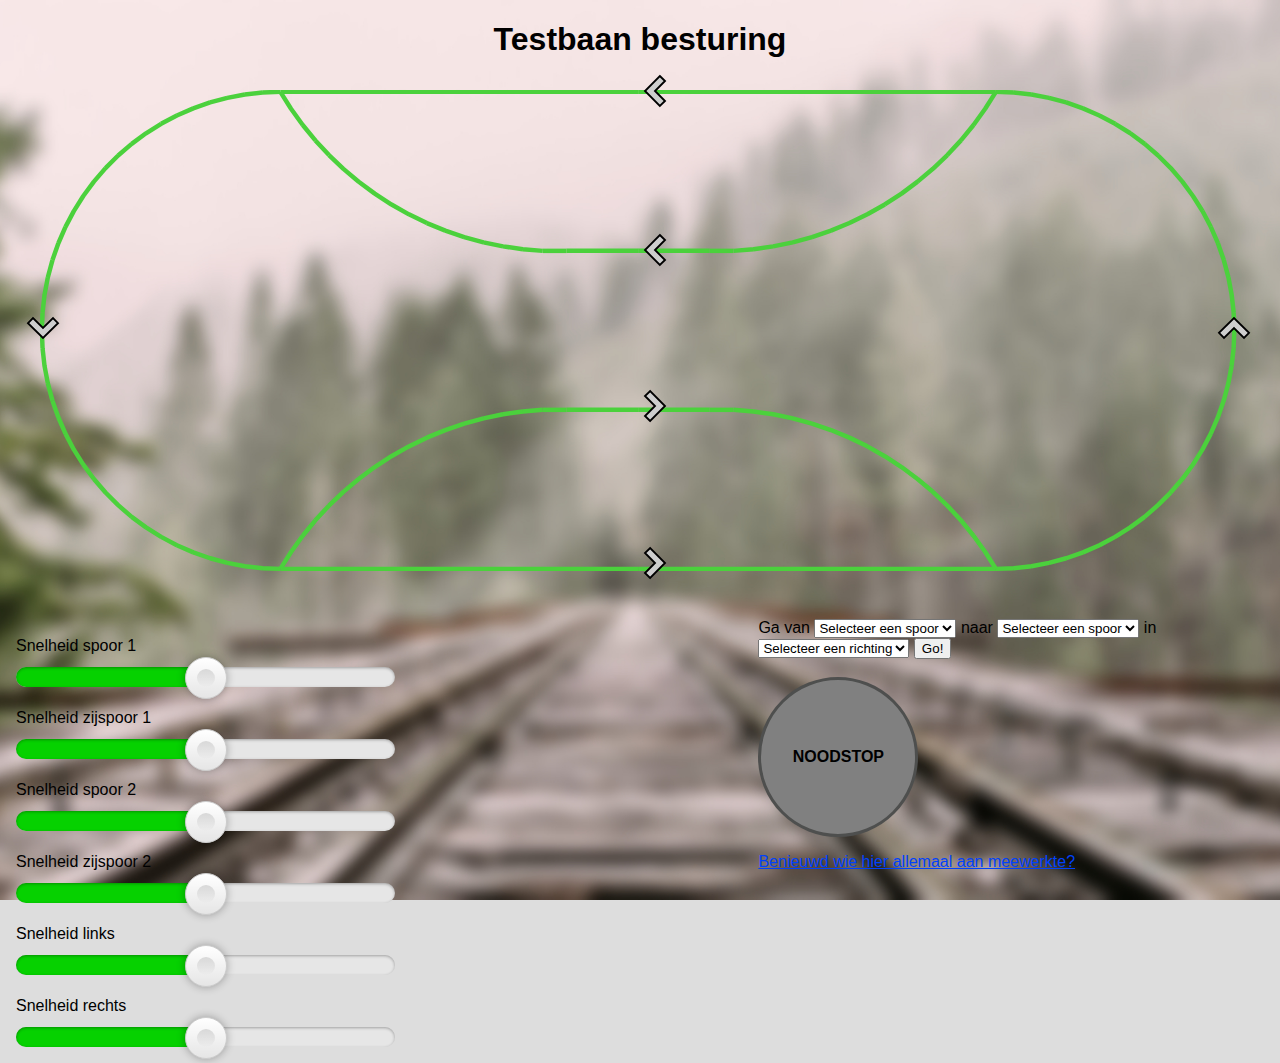
<file: index.html>
<!DOCTYPE HTML>
<html lang="nl-BE">
<head>
    <meta charset="UTF-8">
    <meta name="viewport" content="width=device-width, initial-scale=1">
    <meta name="author" content="Leerlingen FGSP">
    <meta name="description" content="Besturing van de testbaan in het kader van het FGSP Project.">
    <title>FGSP Testbaan</title>
    <script src="jquery.js"></script>
    <script src="slider.js"></script>
    <script src="rotate.js"></script>
    <script>
    function submitCheck() {
            var richting = document.getElementById("richting").value;
            var start = document.getElementById("start").value;
            var stop = document.getElementById("stop").value;
            if (richting === 'CCW') {
                document.getElementById('AS1').style.transform = 'rotate(180deg)';
                document.getElementById('AS2').style.transform = "rotate(180deg)";
                document.getElementById('AS3').style.transform = "rotate(0deg)";
                document.getElementById('AS4').style.transform = "rotate(0deg)";
                document.getElementById('AS5').style.transform = 'rotate(-90deg)';
                document.getElementById('AS6').style.transform = "rotate(90deg)";
                document.getElementById("form").submit();
            }
            else if (richting === 'CW') {
                document.getElementById('AS1').style.transform = 'rotate(0deg)';
                document.getElementById('AS2').style.transform = "rotate(0deg)";
                document.getElementById('AS3').style.transform = "rotate(180deg)";
                document.getElementById('AS4').style.transform = "rotate(180deg)";
                document.getElementById('AS5').style.transform = 'rotate(90deg)';
                document.getElementById('AS6').style.transform = "rotate(-90deg)";
                document.getElementById("form").submit();
            }
            if (start === 'Spoor1' && stop === 'Spoor1') {
                document.getElementsByClassName('sectie1').style.stroke = '#960A0A';
                document.getElementsByClassName('sectie3').style.stroke = '#960A0A';
                document.getElementsByClassName('sectie5').style.stroke = '#960A0A';
                document.getElementsByClassName('sectie6').style.stroke = '#960A0A';
            }
        }</script>
        <script type="text/javascript">

  // Original JavaScript code by Chirp Internet: www.chirp.com.au
  // Please acknowledge use of this code by including this header.

  function getCookie(name)
  {
    var re = new RegExp(name + "=([^;]+)");
    var value = re.exec(document.cookie);
    return (value != null) ? unescape(value[1]) : null;
  }

</script>
    <link rel="stylesheet" type="text/css" href="slider.css">
    <link rel="stylesheet" type="text/css" href="style.css">
</head>
<body>
<div class="message"><h1>Testbaan besturing</h1></div>
<div class="drawing">
    <div class="arrow" id="AS1">
        <svg xmlns="http://www.w3.org/2000/svg" width="30" height="36" viewBox="0 0 36 36"><title>Richtingspijl</title>
            <path class="arrowpath" d="M8.122 24l-4.122-4 8-8-8-8 4.122-4 11.878 12z"/>
        </svg>
    </div>
    <div class="arrow" id="AS2">
        <svg xmlns="http://www.w3.org/2000/svg" width="30" height="36" viewBox="0 0 36 36"><title>Richtingspijl</title>
            <path class="arrowpath" d="M8.122 24l-4.122-4 8-8-8-8 4.122-4 11.878 12z"/>
        </svg>
    </div>
    <div class="arrow" id="AS3">
        <svg xmlns="http://www.w3.org/2000/svg" width="30" height="36" viewBox="0 0 36 36"><title>Richtingspijl</title>
            <path class="arrowpath" d="M8.122 24l-4.122-4 8-8-8-8 4.122-4 11.878 12z"/>
        </svg>
    </div>
    <div class="arrow" id="AS4">
        <svg xmlns="http://www.w3.org/2000/svg" width="30" height="36" viewBox="0 0 36 36"><title>Richtingspijl</title>
            <path class="arrowpath" d="M8.122 24l-4.122-4 8-8-8-8 4.122-4 11.878 12z"/>
        </svg>
    </div>
    <div class="arrow" id="AS5">
        <svg xmlns="http://www.w3.org/2000/svg" width="30" height="36" viewBox="0 0 36 36"><title>Richtingspijl</title>
            <path class="arrowpath" d="M8.122 24l-4.122-4 8-8-8-8 4.122-4 11.878 12z"/>
        </svg>
    </div>
    <div class="arrow" id="AS6">
        <svg xmlns="http://www.w3.org/2000/svg" width="30" height="36" viewBox="0 0 36 36"><title>Richtingspijl</title>
            <path class="arrowpath" d="M8.122 24l-4.122-4 8-8-8-8 4.122-4 11.878 12z"/>
        </svg>
    </div>

    <svg id="Testbaan" data-name="Testbaan" xmlns="http://www.w3.org/2000/svg" viewBox="-1 -1 805 325">
        <title>SVG Testbaan</title>
        <path class="tbpath sectie5"
              d="M160-.09,148,.34m0,0L136.16,1.69m0,0L124.4,3.92m0,0L112.84,7m0,0-11.29,4m0,0-11,4.78m0,0L80,21.34m0,0L69.86,27.7m0,0-9.62,7.12m0,0-9.08,7.79m0,0L42.7,51.07m0,0-7.79,9.08m0,0-7.12,9.62m0,0L21.43,79.89m0,0L15.85,90.47m0,0-4.79,11m0,0L7.11,112.75m0,0L4,124.31m0,0L1.78,136.05m0,0L.46,148m0,0L0,159.9m0,0,.46,12m0,0,1.32,11.88m0,0L4,195.51m0,0,3.1,11.56m0,0,4,11.29m0,0,4.79,11m0,0,5.58,10.58m0,0L27.79,250m0,0,7.12,9.62m0,0,7.79,9.07m0,0,8.46,8.46m0,0L60.24,285m0,0,9.62,7.09m0,0L80,298.45m0,0,10.58,5.61m0,0,11,4.79m0,0,11.29,3.94m0,0,11.56,3.11m0,0,11.76,2.21m0,0L148,319.45m0,0,12,.46"
              transform="translate(0.25 0.34)"/>
        <path class="tbpath sectie3" d="M160-.09H400" transform="translate(0.25 0.34)"/>
        <path class="tbpath sectie4" d="M400,106.57H352" transform="translate(0.25 0.34)"/>
        <path class="tbpath sectie4" d="M352,106.57H336" transform="translate(0.25 0.34)"/>
        <path class="tbpath sectie4"
              d="M160-.09l7.14,11.33m0,0L175,22.12m0,0,8.48,10.37m0,0,9.12,9.83m0,0,9.69,9.25m0,0,10.26,8.62m0,0,10.76,8m0,0,11.24,7.3m0,0,11.67,6.59m0,0,12.06,5.86m0,0L270.63,93m0,0,12.7,4.31m0,0,12.93,3.54m0,0,13.11,2.71m0,0,13.27,1.92m0,0L336,106.57"
              transform="translate(0.25 0.34)"/>
        <path class="tbpath sectie6"
              d="M640,319.91l12-.46m0,0,11.88-1.34m0,0,11.76-2.21m0,0,11.56-3.11m0,0,11.29-3.94m0,0,11-4.79m0,0L720,298.45m0,0,10.12-6.36m0,0,9.64-7.09m0,0,9-7.82m0,0,8.46-8.46m0,0,7.82-9.07m0,0,7.09-9.62m0,0,6.39-10.13m0,0,5.58-10.58m0,0,4.79-11m0,0,3.95-11.29m0,0,3.1-11.56m0,0,2.21-11.76m0,0,1.34-11.88m0,0,.46-12m0,0-.46-12m0,0-1.34-11.9m0,0L796,124.31m0,0-3.1-11.56m0,0-3.95-11.31m0,0-4.79-11m0,0-5.58-10.58m0,0-6.39-10.12m0,0-7.09-9.62m0,0-7.82-9.08m0,0-8.46-8.46m0,0-9-7.79m0,0-9.64-7.12m0,0L720,21.34m0,0-10.58-5.59m0,0-11-4.78m0,0L687.16,7m0,0L675.6,3.92m0,0L663.84,1.69m0,0L652,.34m0,0L640-.09"
              transform="translate(0.25 0.34)"/>
        <path class="tbpath sectie3" d="M640-.09H400" transform="translate(0.25 0.34)"/>
        <path class="tbpath sectie4" d="M400,106.57h48" transform="translate(0.25 0.34)"/>
        <path class="tbpath sectie4" d="M448,106.57h16" transform="translate(0.25 0.34)"/>
        <path class="tbpath sectie4"
              d="M464,106.57l13.36-1.07m0,0,13.27-1.92m0,0,13.11-2.71m0,0,12.93-3.54m0,0L529.37,93m0,0,12.38-5.1m0,0,12.06-5.86m0,0,11.67-6.59m0,0,11.24-7.3m0,0,10.76-8m0,0,10.26-8.62m0,0,9.69-9.25m0,0,9.12-9.83m0,0L625,22.12m0,0,7.82-10.88m0,0L640-.09"
              transform="translate(0.25 0.34)"/>
        <path class="tbpath sectie1" d="M160,319.91H400" transform="translate(0.25 0.34)"/>
        <path class="tbpath sectie2" d="M400,213.23H352" transform="translate(0.25 0.34)"/>
        <path class="tbpath sectie2" d="M352,213.23H336" transform="translate(0.25 0.34)"/>
        <path class="tbpath sectie2"
              d="M336,213.23l-13.36,1.09m0,0-13.27,1.89m0,0-13.11,2.72m0,0-12.93,3.53m0,0-12.7,4.33m0,0-12.38,5.09m0,0-12.06,5.86m0,0-11.67,6.59m0,0-11.24,7.29m0,0-10.76,8m0,0-10.26,8.62m0,0-9.69,9.26m0,0-9.12,9.82m0,0L175,297.68m0,0-7.82,10.87m0,0L160,319.91"
              transform="translate(0.25 0.34)"/>
        <path class="tbpath sectie1" d="M640,319.91H400" transform="translate(0.25 0.34)"/>
        <path class="tbpath sectie2" d="M400,213.23h48" transform="translate(0.25 0.34)"/>
        <path class="tbpath sectie2" d="M448,213.23h16" transform="translate(0.25 0.34)"/>
        <path class="tbpath sectie2"
              d="M640,319.91l-7.14-11.36m0,0L625,297.68m0,0-8.48-10.38m0,0-9.12-9.82m0,0-9.69-9.26m0,0-10.26-8.62m0,0-10.76-8m0,0-11.24-7.29m0,0-11.67-6.59m0,0-12.06-5.86m0,0-12.38-5.09m0,0-12.7-4.33m0,0-12.93-3.53m0,0-13.11-2.72m0,0-13.27-1.89m0,0L464,213.23"
              transform="translate(0.25 0.34)"/>
    </svg>
</div>
<div class="control">
    <form method="get" action="/submit" id="form">
        <div class="speedcontrol">
            <div class="speedslider">
                <br>
                <label>Snelheid spoor 1</label><br>
                <input type="range" id="SS1In" name="SS1" value="0">
                <output id="SS1Out"></output>
            </div>
            <br><br>
            <div class="speedslider">
                <br>
                <label>Snelheid zijspoor 1</label><br>
                <input type="range" id="SS2In" name="SS2" value="0">
                <output id="SS2Out"></output>
            </div>
            <br><br>
            <div class="speedslider">
                <br>
                <label>Snelheid spoor 2</label><br>
                <input type="range" id="SS3In" name="SS3" value="0">
                <output id="SS3Out"></output>
            </div>
            <br><br>
            <div class="speedslider">
                <br>
                <label>Snelheid zijspoor 2</label><br>
                <input type="range" id="SS4In" name="SS4" value="0">
                <output id="SS4Out"></output>
            </div>
            <br><br>
            <div class="speedslider">
                <br>
                <label>Snelheid links</label><br>
                <input type="range" id="SS5In" name="SS5" value="0">
                <output id="SS5Out"></output>
            </div>
            <br><br>
            <div class="speedslider">
                <br>
                <label>Snelheid rechts</label><br>
                <input type="range" id="SS6In" name="SS6" value="0">
                <output id="SS6Out"></output>
            </div>
        </div>
        <div class="variousfunctions">
            <div class="goto">
                <label>Ga van</label>
                <select name="start" id="start" required>
                    <option value="" selected disabled hidden>Selecteer een spoor</option>
                    <option value="Spoor1">spoor 1</option>
                    <option value="ZijSpoor1">zijspoor 1</option>
                    <option value="Spoor2">spoor 2</option>
                    <option value="ZijSpoor2">zijspoor 2</option>
                </select>
                <label>naar</label>
                <select name="stop" id="stop" required>
                    <option value="" selected disabled hidden>Selecteer een spoor</option>
                    <option value="Spoor1">spoor 1</option>
                    <option value="ZijSpoor1">zijspoor 1</option>
                    <option value="Spoor2">spoor 2</option>
                    <option value="ZijSpoor2">zijspoor 2</option>
                </select>
                <label>in</label>
                <select name="richting" id="richting" required>
                    <option value="" selected disabled hidden>Selecteer een richting</option>
                    <option value="CW">wijzerzin</option>
                    <option value="CCW">tegenwijzerzin</option>
                </select>
                <button class="gobtn" type="button" onclick="submitCheck()">Go!</button>
            </div>
            &nbsp;
    </form>
    <div class="emergencystop">
        <form method="get" action="/submit">
            <button class="emstopbtn" name="emergencystop" value="1" onclick="this.form.submit()"><label><b>NOODSTOP</b></label>
            </button>
        </form>
    </div>
    <p><a href="credits.html">Benieuwd wie hier allemaal aan meewerkte?</a></p>
</div>
</div>
<script>
    console.log("Gemaakt door leerlingen FGSP project. http://lln.ptieeklo.be/");

    var slider1 = document.getElementById("SS1In"); //spoor1
    var output1 = document.getElementById("SS1Out");
    var slider2 = document.getElementById("SS2In"); //zijspoor 1
    var output2 = document.getElementById("SS2Out");
    var slider3 = document.getElementById("SS3In"); //spoor2
    var output3 = document.getElementById("SS3Out");
    var slider4 = document.getElementById("SS4In"); //zijspoor 2
    var output4 = document.getElementById("SS4Out");
    var slider5 = document.getElementById("SS5In"); //links
    var output5 = document.getElementById("SS5Out");
    var slider6 = document.getElementById("SS6In"); //rechts
    var output6 = document.getElementById("SS6Out");

    document.getElementById('SS1In').value=getCookie("SS1"); //Geeft cookiewaarde weer in slider
    document.getElementById('SS2In').value=getCookie("SS2");
    document.getElementById('SS3In').value=getCookie("SS3");
    document.getElementById('SS4In').value=getCookie("SS4");
    document.getElementById('SS5In').value=getCookie("SS5");
    document.getElementById('SS6In').value=getCookie("SS6");
    /*
    $("#SS1ln").val("output1");
    $("#SS2ln").val("output2");
    $("#SS3ln").val("output3");
    $("#SS4ln").val("output4");
    $("#SS5ln").val("output5");
    $("#SS6ln").val("output6");
*/
    // Update elke keer dat het verzet wordt de waarde
    output1.innerHTML = getCookie("SS1"); // Geef de standaard waarde weer wanneer de pagina laad
    slider1.onchange = function () { //als slider gewijzigd wordt past value aan en maakt cookie
        output1 = this.value;
        document.cookie = 'SS1='+output1+';'
        this.form.submit();
    };
    output2.innerHTML = getCookie("SS2");
    slider2.onchange = function () {
        output2.innerHTML = this.value;
        output2 = this.value;
        this.form.submit();
    };
    output3.innerHTML = getCookie("SS3");
    slider3.onchange = function () {
        output3.innerHTML = this.value;
        output3 = this.value;
        this.form.submit();
    };
    output4.innerHTML = getCookie("SS4");
    slider4.onchange = function () {
        output4.innerHTML = this.value;
        output4 = this.value;
        this.form.submit();
    };
    output5.innerHTML = getCookie("SS5");
    slider5.onchange = function () {
        output5.innerHTML = this.value;
        output5 = this.value;
        this.form.submit();
    };
    output6.innerHTML = getCookie("SS6");
    slider6.onchange = function () {
        output6.innerHTML = this.value;
        output6 = this.value;
        this.form.submit();
    };
    $("#SS1In").rangeslider({
        polyfill: false,
    });
    $("#SS2In").rangeslider({
        polyfill: false,
    });
    $("#SS3In").rangeslider({
        polyfill: false,
    });
    $("#SS4In").rangeslider({
        polyfill: false,
    });
    $("#SS5In").rangeslider({
        polyfill: false,
    });
    $("#SS6In").rangeslider({
        polyfill: false,
    });
</script>
</body>
</html>
</file>
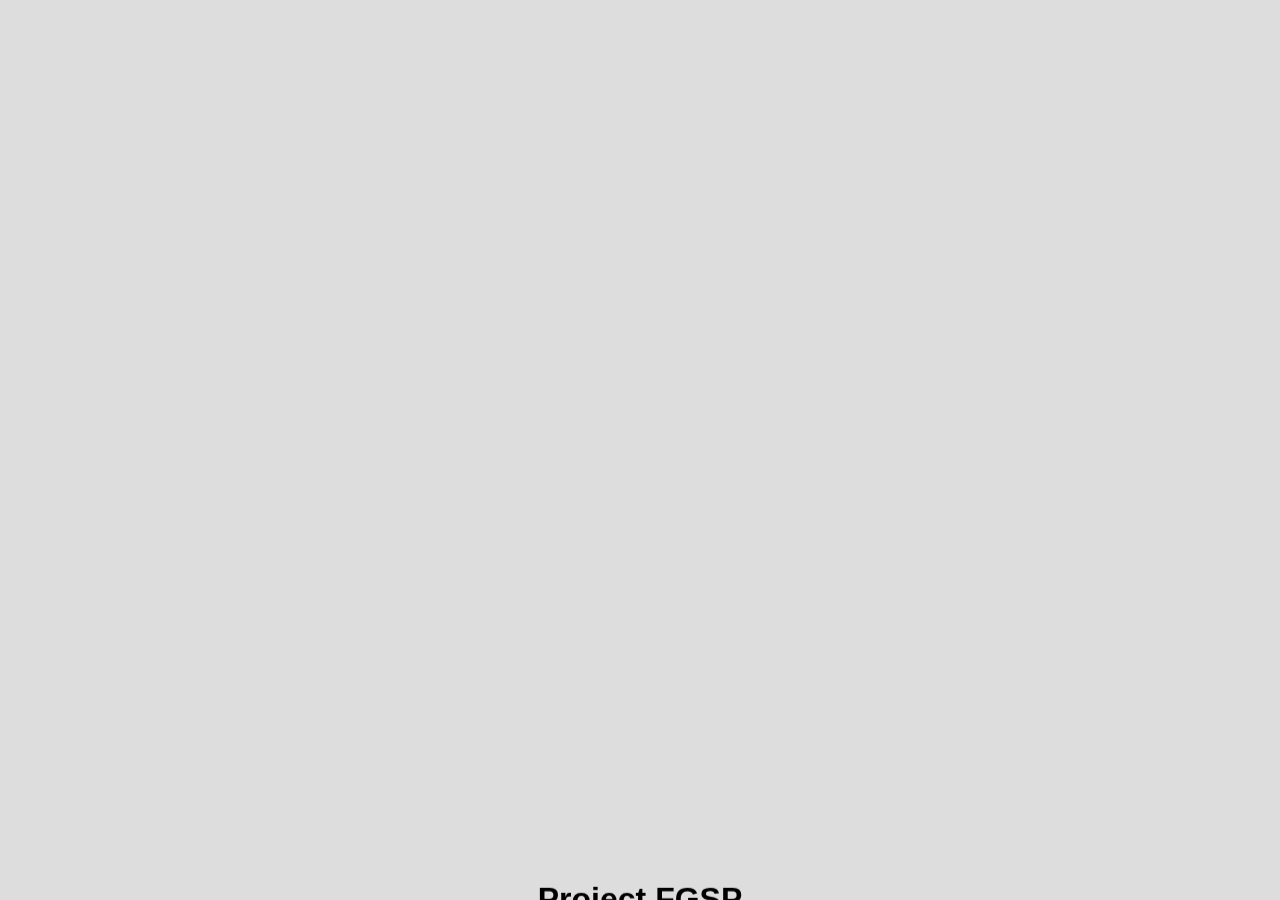
<file: credits.html>
<!DOCTYPE html>
<html lang="nl-BE">
<head>
    <meta charset="UTF-8">
    <meta name="viewport" content="width=device-width, initial-scale=1">
    <meta name="author" content="Leerlingen FGSP">
    <meta name="description" content="Besturing van de testbaan in het kader van het FGSP Project.">
    <title>Credits</title>
    <style>
        html, body {
            font-family: Arial, Helvetica, sans-serif;
            background-color: #dddddd;
            overflow: hidden;
        }

        .credits {
            position: absolute;
            margin: auto;
            top: 0;
            right: 0;
            bottom: 0;
            left: 0;
            width: 100%;
            height: 100%;

        }

        .headers {
            text-align: center;
        }

        marquee {
            width: 100%;
            height: 100%;
        }

        table {
            margin-left: auto;
            margin-right: auto;
        }

        .qr {
            padding-top: 20vw;
            position: absolute;
            margin-left: auto;
            margin-right: auto;
            left: 0;
            right: 0;
            width: min-content;
        }

        .lastline {
            padding-bottom: 10%;
        }

        .back {
            text-align: center;
            font-size: 11px;
            position: fixed;
            left: 0;
            bottom: 0;
            width: 100%;
            visibility: hidden;
        }
    </style>
</head>
<body>
<div class="credits">
    <marquee direction="up" loop="1" scrollamount="5" class="credits">
        <div class="headers">
            <h1>Project FGSP</h1>
            <h2>Testbaan</h2>
            <h3>Onder leiding van dhr. Rouzeré K.</h3>
        </div>
        <table>
            <tr>
                <td><b>Programmering</b></td>
                <td>Jorik Wittevrongel (Arduino)</td>
            </tr>
            <tr>
                <td></td>
                <td>Neal Joos (web, Arduino)</td>
            </tr>
            <tr>
                <td></td>
                <td>Bert Degroote (ondersteuning)</td>
            </tr>
            <tr>
                <td><br></td>
            </tr>
            <tr>
                <td><b>Montage</b></td>
                <td>Jarne Peirens</td>
            </tr>
            <tr>
                <td></td>
                <td>Mathias De Schepper</td>
            </tr>
            <tr>
                <td></td>
                <td>Arne Slos</td>
            </tr>
            <tr>
                <td></td>
                <td>Merlin Sharpe</td>
            </tr>
            <tr>
                <td></td>
                <td>andere leden</td>
            </tr>
            <tr>
                <td><br></td>
            </tr>
            <tr>
                <td><b>Sponsors</b></td>
                <td>MiniTrain Expo</td>
            </tr>
            <tr>
                <td></td>
                <td>Santens</td>
            </tr>
            <tr>
                <td></td>
                <td>Woodframes</td>
            </tr>
            <tr>
                <td></td>
                <td>Elektriciteitswerken Pedro</td>
            </tr>
            <tr>
                <td></td>
                <td>Infrabel</td>
            </tr>
            <tr>
                <td></td>
                <td>RVL Paints</td>
            </tr>
            <tr>
                <td><br></td>
            </tr>
            <tr>
                <td><b>Mede mogelijk gemaakt dankzij</b></td>
                <td>Jorik Wittevrongel</td>
            </tr>
            <tr>
                <td></td>
                <td>Afdeling Elektriciteit</td>
            </tr>
            <tr>
                <td></td>
                <td class="lastline">PTI Eeklo</td>
            </tr>
        </table>
        <div class="qr">
            <img src="[data-uri]">
            <label class="headers" style="display: block">lln.ptieeklo.be</label>
        </div>
        <a class="back" id="back" href="/">Ga terug</a>
    </marquee>
</div>
<script>
    window.onload = function() {
        setTimeout(function () {
            document.getElementById("back").style.visibility = "visible";
        }, 30000)
    };
</script>
</body>
</html>
</file>
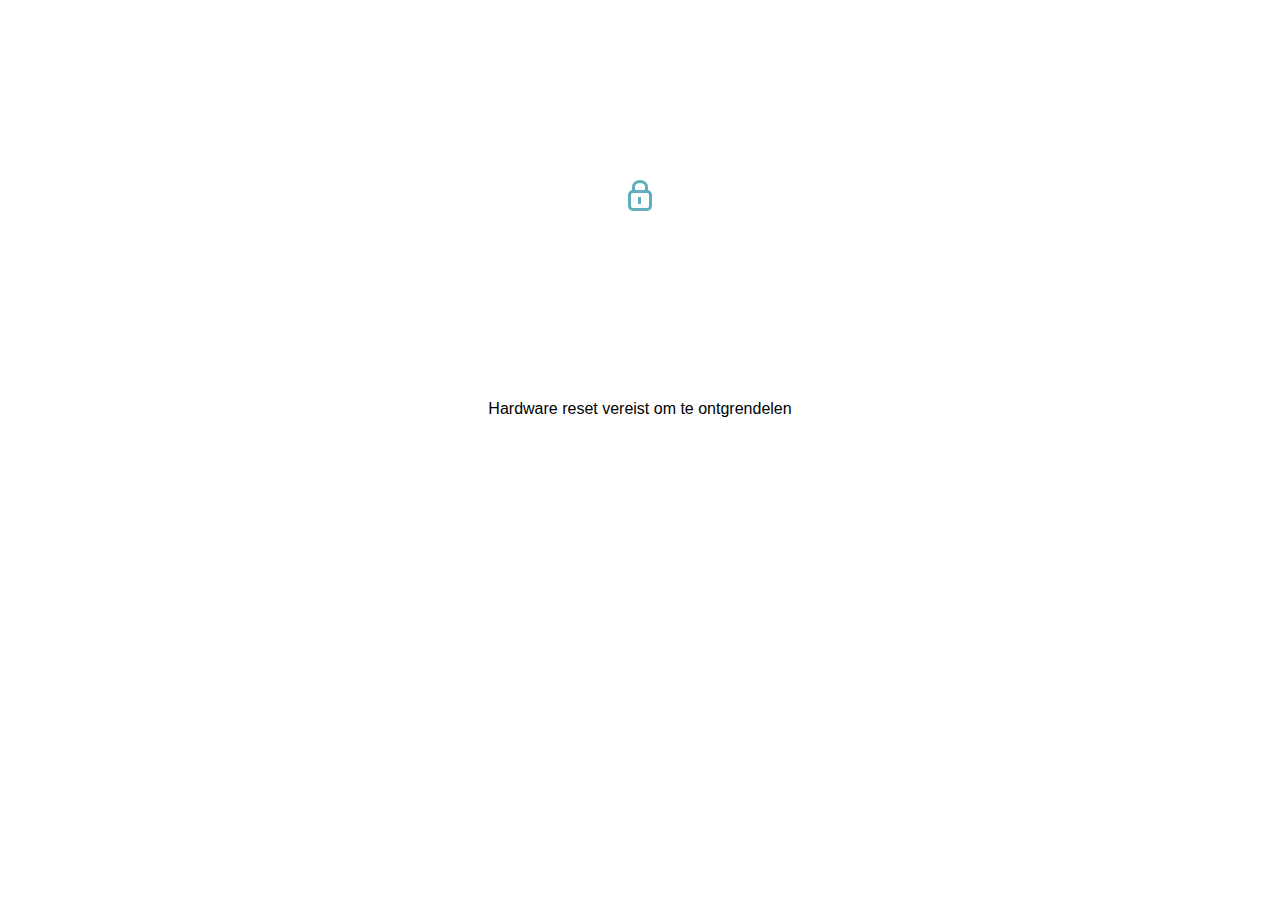
<file: lock.html>
<!DOCTYPE html>
<html lang="nl-BE">
<head>
    <meta charset="UTF-8">
    <title>Vergrendeld</title>
    <style>/* :::::::::::::: Presentation css */
    * {
        margin: 0;
        padding: 0;
        box-sizing: border-box;
        --locked-color: #5fadbf;
        --unlocked-color: #ff5153;

        font-family: Arial, Helvetica, sans-serif;
        text-align: center;
    }
    .container {
        display: flex;
        align-items: center;
        justify-content: center;
        min-height: 400px;
    }
    /* :::::::::::::: Required CSS */
    /* Locked */
    .lock {
        width: 24px;
        height: 21px;
        border: 3px solid var(--locked-color);
        border-radius: 5px;
        position: relative;
        cursor: pointer;
        -webkit-transition: all 0.1s ease-in-out;
        transition: all 0.1s ease-in-out;
    }
    .lock:after {
        content: "";
        display: block;
        background: var(--locked-color);
        width: 3px;
        height: 7px;
        position: absolute;
        top: 50%;
        left: 50%;
        margin: -3.5px 0 0 -2px;
        -webkit-transition: all 0.1s ease-in-out;
        transition: all 0.1s ease-in-out;
    }
    .lock:before {
        content: "";
        display: block;
        width: 10px;
        height: 10px;
        bottom: 100%;
        position: absolute;
        left: 50%;
        margin-left: -8px;
        border: 3px solid var(--locked-color);
        border-top-right-radius: 50%;
        border-top-left-radius: 50%;
        border-bottom: 0;
        -webkit-transition: all 0.1s ease-in-out;
        transition: all 0.1s ease-in-out;
    }</style>
</head>
<body>
<div class="container">
    <span class="lock"></span>
</div>
<p>Hardware reset vereist om te ontgrendelen</p>
</body>
</html>
</file>
<file: slider.css>
.rangeslider,.rangeslider__fill{display:block;-moz-box-shadow:inset 0 1px 3px rgba(0,0,0,.3);-webkit-box-shadow:inset 0 1px 3px rgba(0,0,0,.3);box-shadow:inset 0 1px 3px rgba(0,0,0,.3);-moz-border-radius:10px;-webkit-border-radius:10px;border-radius:10px}.rangeslider{background:#e6e6e6;position:relative}.rangeslider--horizontal{height:20px;width:100%}.rangeslider--vertical{width:20px;min-height:150px;max-height:100%}.rangeslider--disabled{filter:alpha(Opacity=40);opacity:.4}.rangeslider__fill{background:#06d100;position:absolute}.rangeslider--horizontal .rangeslider__fill{top:0;height:100%}.rangeslider--vertical .rangeslider__fill{bottom:0;width:100%}.rangeslider__handle{background:url([data-uri]) #fff;border:1px solid #ccc;cursor:pointer;display:inline-block;width:40px;height:40px;position:absolute;background-size:100%;background-image:-webkit-gradient(linear,50% 0,50% 100%,color-stop(0,rgba(255,255,255,0)),color-stop(100%,rgba(0,0,0,.1)));background-image:-moz-linear-gradient(rgba(255,255,255,0),rgba(0,0,0,.1));background-image:-webkit-linear-gradient(rgba(255,255,255,0),rgba(0,0,0,.1));background-image:linear-gradient(rgba(255,255,255,0),rgba(0,0,0,.1));-moz-box-shadow:0 0 8px rgba(0,0,0,.3);-webkit-box-shadow:0 0 8px rgba(0,0,0,.3);box-shadow:0 0 8px rgba(0,0,0,.3);-moz-border-radius:50%;-webkit-border-radius:50%;border-radius:50%}.rangeslider__handle:after{content:"";display:block;width:18px;height:18px;margin:auto;position:absolute;top:0;right:0;bottom:0;left:0;background-image:url([data-uri]);background-size:100%;background-image:-webkit-gradient(linear,50% 0,50% 100%,color-stop(0,rgba(0,0,0,.13)),color-stop(100%,rgba(255,255,255,0)));background-image:-moz-linear-gradient(rgba(0,0,0,.13),rgba(255,255,255,0));background-image:-webkit-linear-gradient(rgba(0,0,0,.13),rgba(255,255,255,0));background-image:linear-gradient(rgba(0,0,0,.13),rgba(255,255,255,0));-moz-border-radius:50%;-webkit-border-radius:50%;border-radius:50%}.rangeslider--active .rangeslider__handle,.rangeslider__handle:active{background-image:url([data-uri]);background-size:100%;background-image:-webkit-gradient(linear,50% 0,50% 100%,color-stop(0,rgba(0,0,0,.1)),color-stop(100%,rgba(0,0,0,.12)));background-image:-moz-linear-gradient(rgba(0,0,0,.1),rgba(0,0,0,.12));background-image:-webkit-linear-gradient(rgba(0,0,0,.1),rgba(0,0,0,.12));background-image:linear-gradient(rgba(0,0,0,.1),rgba(0,0,0,.12))}.rangeslider--horizontal .rangeslider__handle{top:-10px;touch-action:pan-y;-ms-touch-action:pan-y}.rangeslider--vertical .rangeslider__handle{left:-10px;touch-action:pan-x;-ms-touch-action:pan-x}input[type=range]:focus+.rangeslider .rangeslider__handle{-moz-box-shadow:0 0 8px rgba(255,0,255,.9);-webkit-box-shadow:0 0 8px rgba(255,0,255,.9);box-shadow:0 0 8px rgba(255,0,255,.9)}
</file>
<file: style.css>
html, body {
    font-family: Arial, Helvetica, sans-serif;
    background: url(background.jpg) no-repeat center center fixed;
    -webkit-background-size: cover;
    -moz-background-size: cover;
    -o-background-size: cover;
    background-size: cover;
    background-color: #dddddd;
}

a {
  color: #0041fc;
}

a:visited {
  color: #0041fc;
}

.tbpath {
    fill: none;
    stroke-width: 3px;
}

.arrowpath {
    fill: #cecece;
    stroke-width: 1.5px;
    stroke: black;
    transform: scale(1.5);
}

.arrow {
    position: absolute;
    width: 30px;
    height: 36px;
    padding: 0;
}

#AS1 { /*spoor1*/
    left: 50%;
    top: 93%;
}

#AS2 { /*zijspoor1*/
    left: 50%;
    top: 61%;
}

#AS3 { /*spoor2*/
    left: 50%;
    top: -3.5%;
    transform: rotate(180deg);
}

#AS4 { /*zijspoor2*/
    left: 50%;
    top: 29%;
    transform: rotate(180deg);
}

#AS5 { /*links*/
    left: -1%;
    top: 45%;
    transform: rotate(90deg);
}

#AS6 { /*rechts*/
    left: 98.25%;
    top: 45%;
    transform: rotate(-90deg);
}

.sectie1 {
    stroke: #4BD13C;
}

.sectie2 {
    stroke: #4BD13C;
}

.sectie3 {
    stroke: #4BD13C;
}

.sectie4 {
    stroke: #4BD13C;
}

.sectie5 {
    stroke: #4BD13C;
}

.sectie6 {
    stroke: #4BD13C;
}

.message {
    text-align: center;
}

.speedcontrol {
    display: inline-block;
    width: 40%;
    margin: 0.5em;
    float: left;
}

.variousfunctions {
    display: inline-block;
    width: 40%;
    margin: 0.5em;
    float: right;
}

.rangeslider {
    width: 75%;
    margin-top: 0.75em;
    margin-bottom: 0.5em;
    float: left;
}

.drawing {
    margin: 2em auto;
    margin-left: 2em;
    margin-right: 2em;
    position: relative;
}

output {
    padding-left: 0.25em;
    padding-top: 0.875em;
    float: left;
}

.emstopbtn {
    background: gray;
    border: 3px solid #4E4F4E;
    border-radius: 100%;
    cursor: pointer;
    display: inline-block;
    height: 10em;
    width: 10em;
    text-align: center;
    vertical-align: middle;
    font-size: 16px;
    color: black;
}

.emstopbtn:hover {
    background: #960A0A;
    color: white;
}

.status {
    height: 15px;
    width: 15px;
    background-color: #FF8C00;
    border-radius: 50%;
    border: 1px solid black;
    display: inline-block;
    margin-right: 5px;
}
</file>
